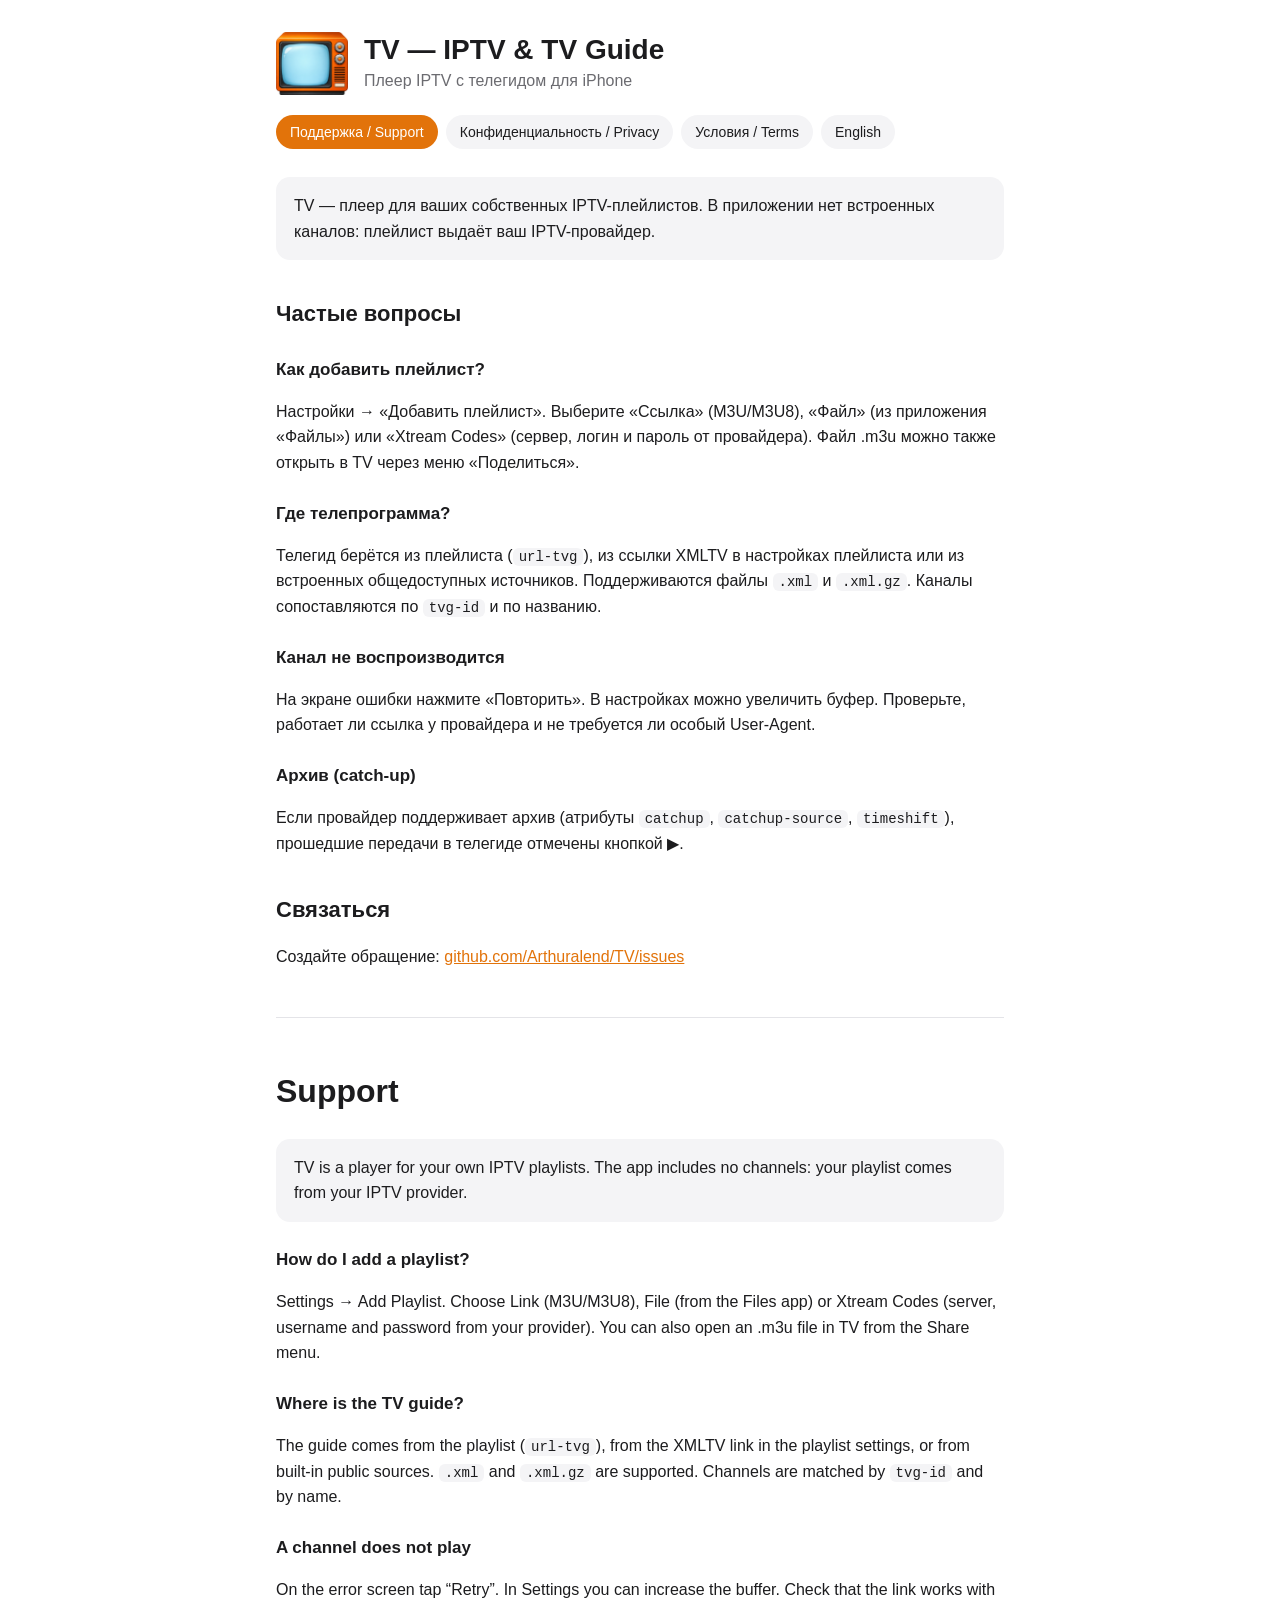
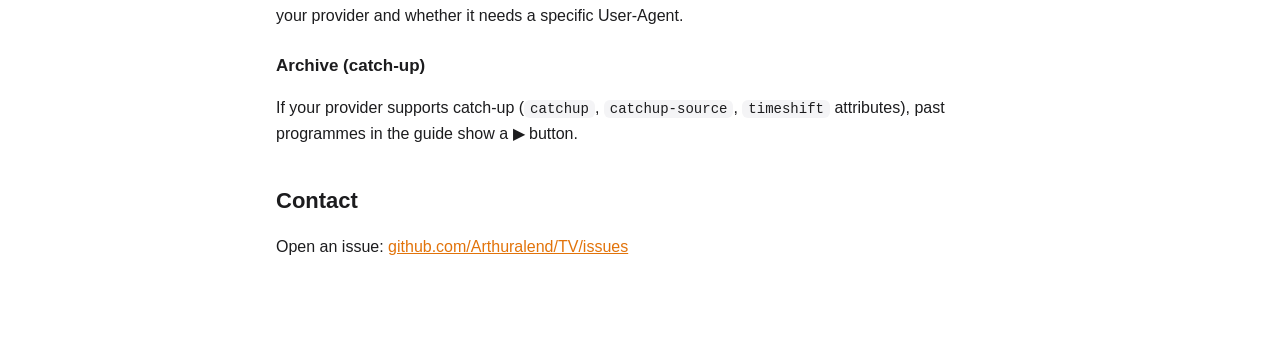
<file: docs/index.html>
<!doctype html>
<html lang="ru">
<head>
<meta charset="utf-8">
<meta name="viewport" content="width=device-width, initial-scale=1">
<title>TV — Поддержка / Support</title>
<link rel="stylesheet" href="style.css">
<link rel="icon" href="logo.png">
</head>
<body>
<main>
<header>
  <img src="logo.png" alt="">
  <div><h1>TV — IPTV &amp; TV Guide</h1><p>Плеер IPTV с телегидом для iPhone</p></div>
</header>
<nav>
  <a class="active" href="./">Поддержка / Support</a>
  <a href="privacy.html">Конфиденциальность / Privacy</a>
  <a href="terms.html">Условия / Terms</a>
  <a href="#english">English</a>
</nav>

<div class="card">TV — плеер для ваших собственных IPTV-плейлистов. В приложении нет встроенных каналов: плейлист выдаёт ваш IPTV-провайдер.</div>

<h2>Частые вопросы</h2>
<h3>Как добавить плейлист?</h3>
<p>Настройки → «Добавить плейлист». Выберите «Ссылка» (M3U/M3U8), «Файл» (из приложения «Файлы») или «Xtream Codes» (сервер, логин и пароль от провайдера). Файл .m3u можно также открыть в TV через меню «Поделиться».</p>
<h3>Где телепрограмма?</h3>
<p>Телегид берётся из плейлиста (<code>url-tvg</code>), из ссылки XMLTV в настройках плейлиста или из встроенных общедоступных источников. Поддерживаются файлы <code>.xml</code> и <code>.xml.gz</code>. Каналы сопоставляются по <code>tvg-id</code> и по названию.</p>
<h3>Канал не воспроизводится</h3>
<p>На экране ошибки нажмите «Повторить». В настройках можно увеличить буфер. Проверьте, работает ли ссылка у провайдера и не требуется ли особый User-Agent.</p>
<h3>Архив (catch-up)</h3>
<p>Если провайдер поддерживает архив (атрибуты <code>catchup</code>, <code>catchup-source</code>, <code>timeshift</code>), прошедшие передачи в телегиде отмечены кнопкой ▶.</p>

<h2>Связаться</h2>
<p>Создайте обращение: <a href="https://github.com/Arthuralend/TV/issues">github.com/Arthuralend/TV/issues</a></p>

<hr id="english">

<h1>Support</h1>
<div class="card">TV is a player for your own IPTV playlists. The app includes no channels: your playlist comes from your IPTV provider.</div>
<h3>How do I add a playlist?</h3>
<p>Settings → Add Playlist. Choose Link (M3U/M3U8), File (from the Files app) or Xtream Codes (server, username and password from your provider). You can also open an .m3u file in TV from the Share menu.</p>
<h3>Where is the TV guide?</h3>
<p>The guide comes from the playlist (<code>url-tvg</code>), from the XMLTV link in the playlist settings, or from built-in public sources. <code>.xml</code> and <code>.xml.gz</code> are supported. Channels are matched by <code>tvg-id</code> and by name.</p>
<h3>A channel does not play</h3>
<p>On the error screen tap “Retry”. In Settings you can increase the buffer. Check that the link works with your provider and whether it needs a specific User-Agent.</p>
<h3>Archive (catch-up)</h3>
<p>If your provider supports catch-up (<code>catchup</code>, <code>catchup-source</code>, <code>timeshift</code> attributes), past programmes in the guide show a ▶ button.</p>
<h2>Contact</h2>
<p>Open an issue: <a href="https://github.com/Arthuralend/TV/issues">github.com/Arthuralend/TV/issues</a></p>
</main>
</body>
</html>
</file>
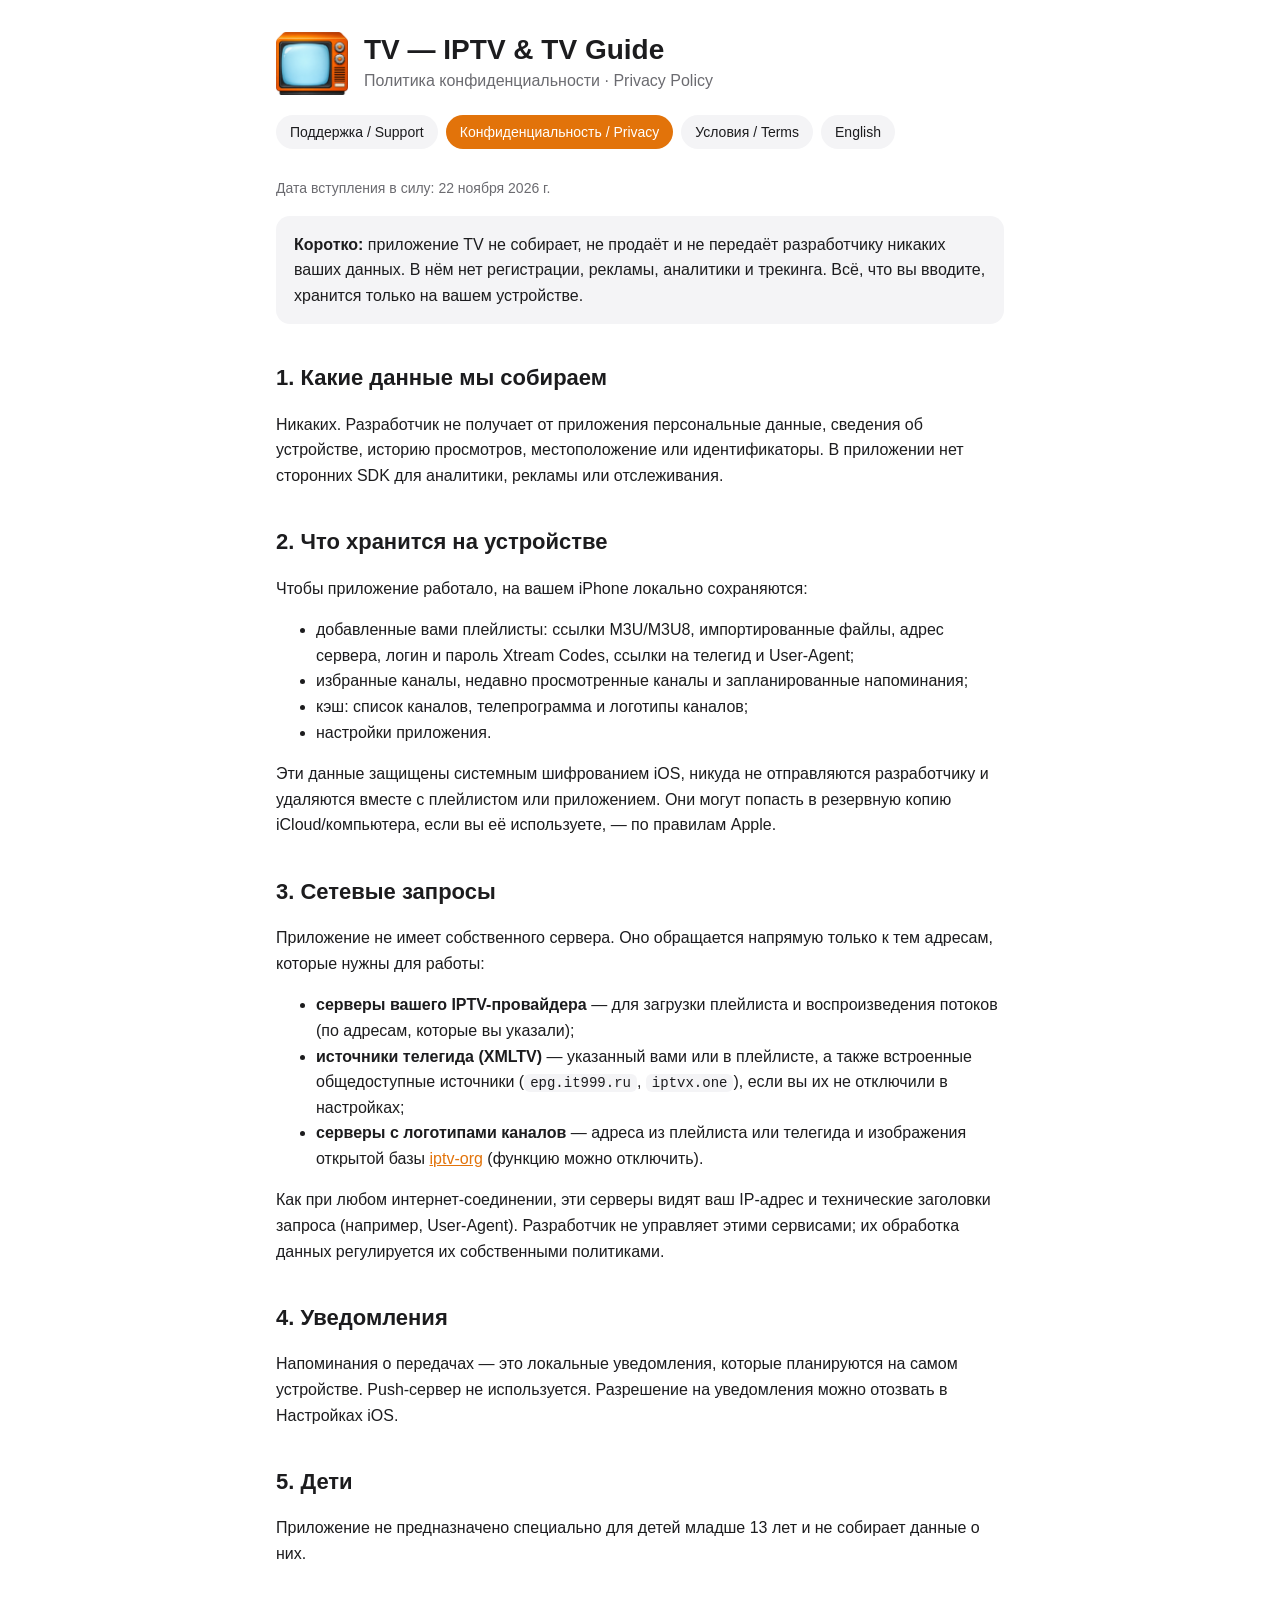
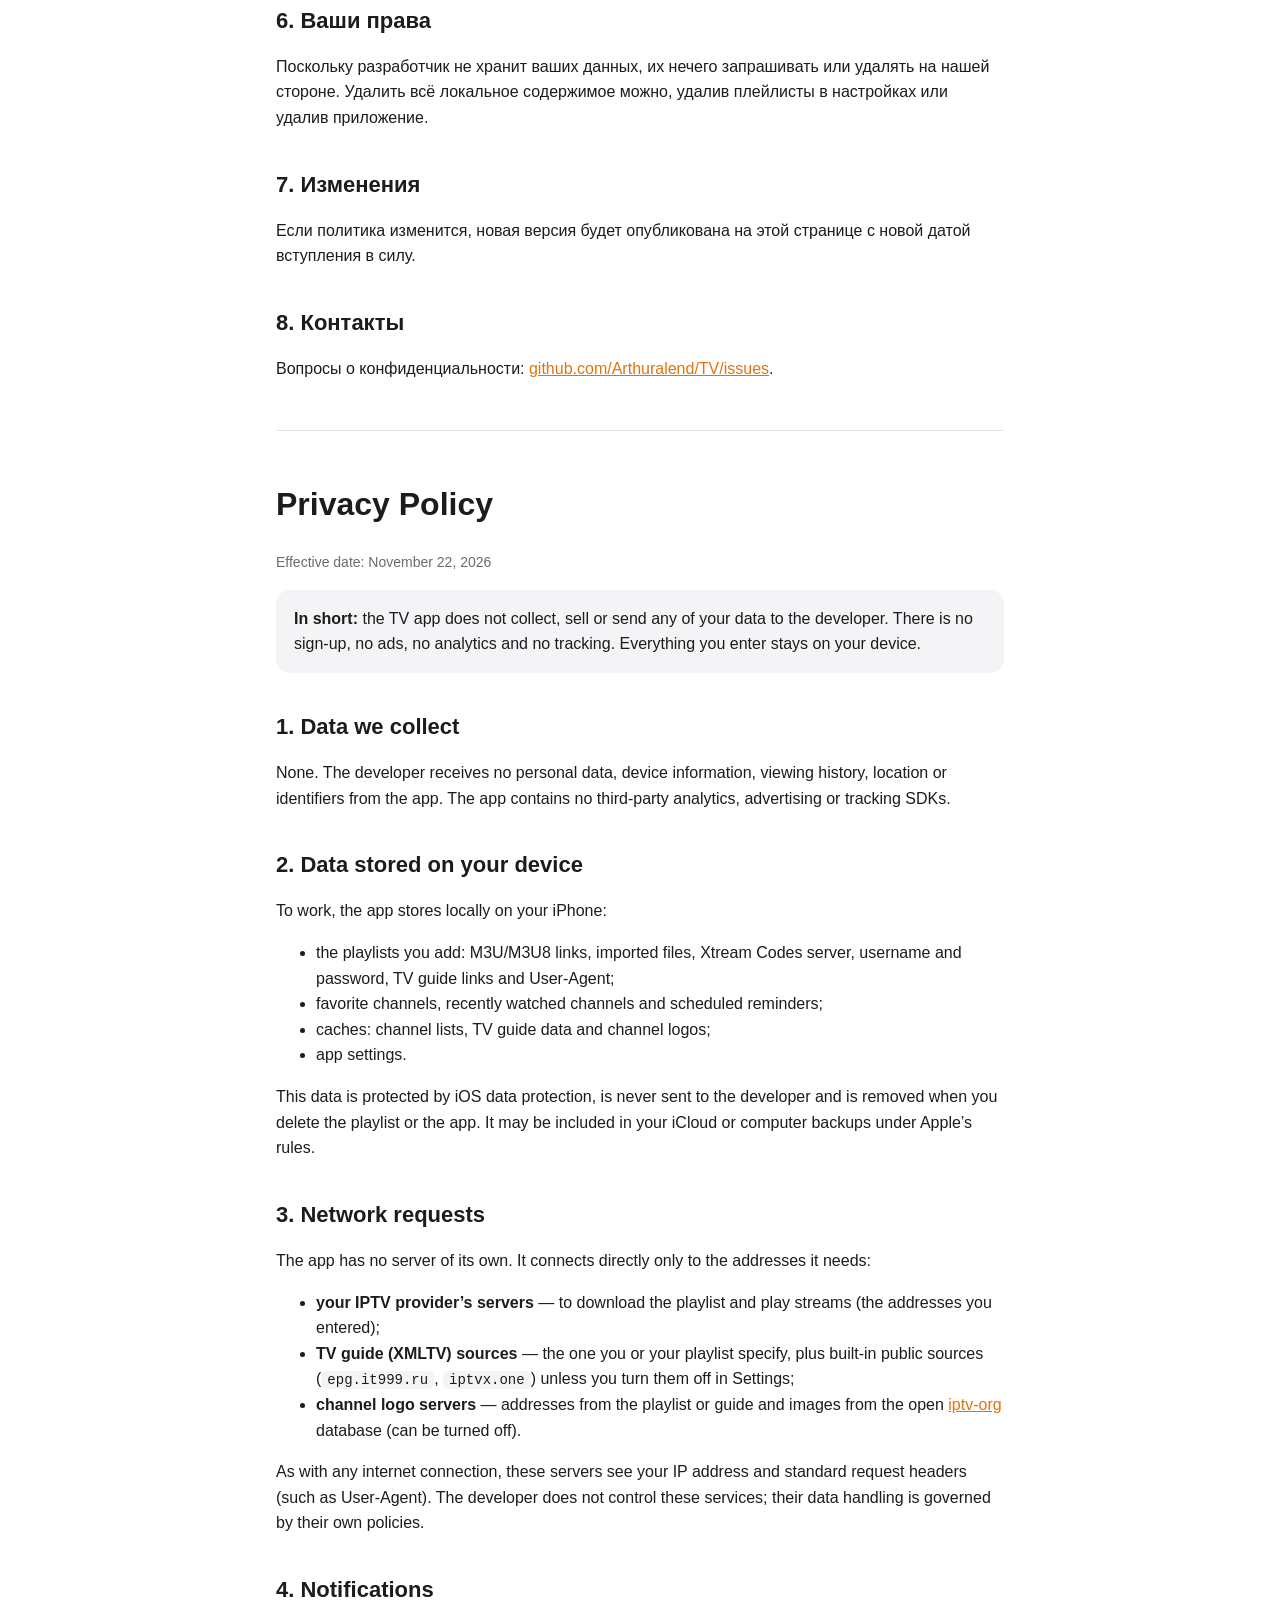
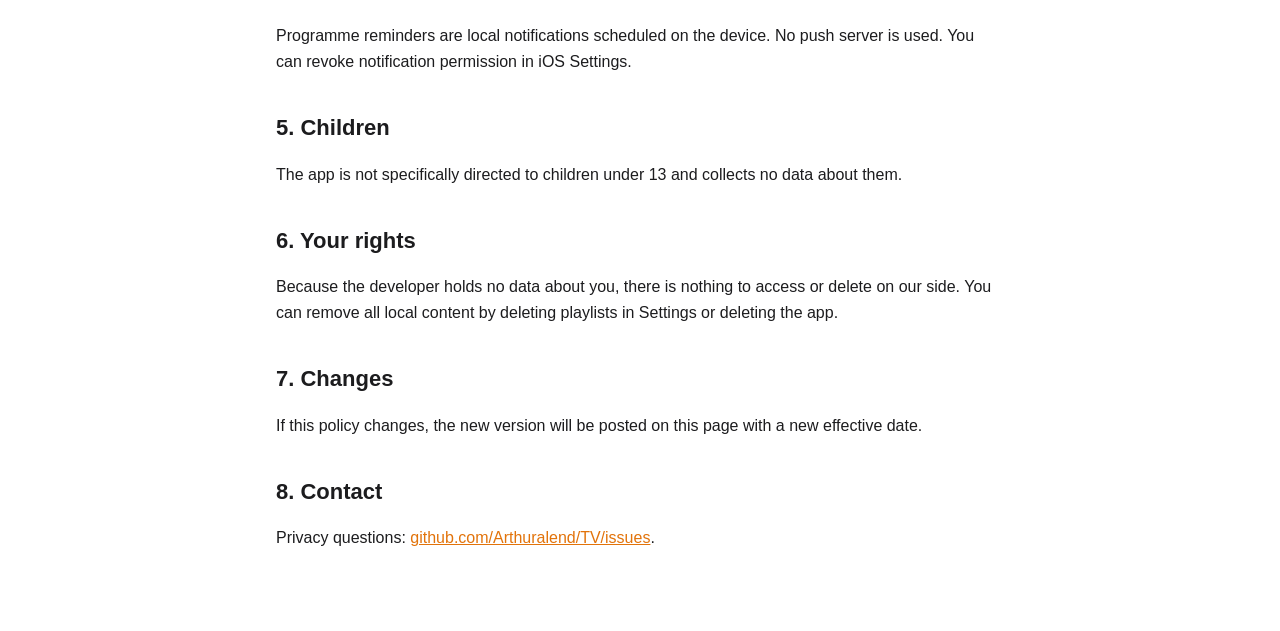
<file: docs/privacy.html>
<!doctype html>
<html lang="ru">
<head>
<meta charset="utf-8">
<meta name="viewport" content="width=device-width, initial-scale=1">
<title>TV — Политика конфиденциальности / Privacy Policy</title>
<link rel="stylesheet" href="style.css">
<link rel="icon" href="logo.png">
</head>
<body>
<main>
<header>
  <img src="logo.png" alt="">
  <div><h1>TV — IPTV &amp; TV Guide</h1><p>Политика конфиденциальности · Privacy Policy</p></div>
</header>
<nav>
  <a href="./">Поддержка / Support</a>
  <a class="active" href="privacy.html">Конфиденциальность / Privacy</a>
  <a href="terms.html">Условия / Terms</a>
  <a href="#english">English</a>
</nav>

<p class="muted">Дата вступления в силу: 22 ноября 2026 г.</p>

<div class="card"><strong>Коротко:</strong> приложение TV не собирает, не продаёт и не передаёт разработчику никаких ваших данных. В нём нет регистрации, рекламы, аналитики и трекинга. Всё, что вы вводите, хранится только на вашем устройстве.</div>

<h2>1. Какие данные мы собираем</h2>
<p>Никаких. Разработчик не получает от приложения персональные данные, сведения об устройстве, историю просмотров, местоположение или идентификаторы. В приложении нет сторонних SDK для аналитики, рекламы или отслеживания.</p>

<h2>2. Что хранится на устройстве</h2>
<p>Чтобы приложение работало, на вашем iPhone локально сохраняются:</p>
<ul>
  <li>добавленные вами плейлисты: ссылки M3U/M3U8, импортированные файлы, адрес сервера, логин и пароль Xtream Codes, ссылки на телегид и User-Agent;</li>
  <li>избранные каналы, недавно просмотренные каналы и запланированные напоминания;</li>
  <li>кэш: список каналов, телепрограмма и логотипы каналов;</li>
  <li>настройки приложения.</li>
</ul>
<p>Эти данные защищены системным шифрованием iOS, никуда не отправляются разработчику и удаляются вместе с плейлистом или приложением. Они могут попасть в резервную копию iCloud/компьютера, если вы её используете, — по правилам Apple.</p>

<h2>3. Сетевые запросы</h2>
<p>Приложение не имеет собственного сервера. Оно обращается напрямую только к тем адресам, которые нужны для работы:</p>
<ul>
  <li><strong>серверы вашего IPTV-провайдера</strong> — для загрузки плейлиста и воспроизведения потоков (по адресам, которые вы указали);</li>
  <li><strong>источники телегида (XMLTV)</strong> — указанный вами или в плейлисте, а также встроенные общедоступные источники (<code>epg.it999.ru</code>, <code>iptvx.one</code>), если вы их не отключили в настройках;</li>
  <li><strong>серверы с логотипами каналов</strong> — адреса из плейлиста или телегида и изображения открытой базы <a href="https://github.com/iptv-org/database">iptv-org</a> (функцию можно отключить).</li>
</ul>
<p>Как при любом интернет-соединении, эти серверы видят ваш IP-адрес и технические заголовки запроса (например, User-Agent). Разработчик не управляет этими сервисами; их обработка данных регулируется их собственными политиками.</p>

<h2>4. Уведомления</h2>
<p>Напоминания о передачах — это локальные уведомления, которые планируются на самом устройстве. Push-сервер не используется. Разрешение на уведомления можно отозвать в Настройках iOS.</p>

<h2>5. Дети</h2>
<p>Приложение не предназначено специально для детей младше 13 лет и не собирает данные о них.</p>

<h2>6. Ваши права</h2>
<p>Поскольку разработчик не хранит ваших данных, их нечего запрашивать или удалять на нашей стороне. Удалить всё локальное содержимое можно, удалив плейлисты в настройках или удалив приложение.</p>

<h2>7. Изменения</h2>
<p>Если политика изменится, новая версия будет опубликована на этой странице с новой датой вступления в силу.</p>

<h2>8. Контакты</h2>
<p>Вопросы о конфиденциальности: <a href="https://github.com/Arthuralend/TV/issues">github.com/Arthuralend/TV/issues</a>.</p>

<hr id="english">

<h1>Privacy Policy</h1>
<p class="muted">Effective date: November 22, 2026</p>

<div class="card"><strong>In short:</strong> the TV app does not collect, sell or send any of your data to the developer. There is no sign-up, no ads, no analytics and no tracking. Everything you enter stays on your device.</div>

<h2>1. Data we collect</h2>
<p>None. The developer receives no personal data, device information, viewing history, location or identifiers from the app. The app contains no third-party analytics, advertising or tracking SDKs.</p>

<h2>2. Data stored on your device</h2>
<p>To work, the app stores locally on your iPhone:</p>
<ul>
  <li>the playlists you add: M3U/M3U8 links, imported files, Xtream Codes server, username and password, TV guide links and User-Agent;</li>
  <li>favorite channels, recently watched channels and scheduled reminders;</li>
  <li>caches: channel lists, TV guide data and channel logos;</li>
  <li>app settings.</li>
</ul>
<p>This data is protected by iOS data protection, is never sent to the developer and is removed when you delete the playlist or the app. It may be included in your iCloud or computer backups under Apple’s rules.</p>

<h2>3. Network requests</h2>
<p>The app has no server of its own. It connects directly only to the addresses it needs:</p>
<ul>
  <li><strong>your IPTV provider’s servers</strong> — to download the playlist and play streams (the addresses you entered);</li>
  <li><strong>TV guide (XMLTV) sources</strong> — the one you or your playlist specify, plus built-in public sources (<code>epg.it999.ru</code>, <code>iptvx.one</code>) unless you turn them off in Settings;</li>
  <li><strong>channel logo servers</strong> — addresses from the playlist or guide and images from the open <a href="https://github.com/iptv-org/database">iptv-org</a> database (can be turned off).</li>
</ul>
<p>As with any internet connection, these servers see your IP address and standard request headers (such as User-Agent). The developer does not control these services; their data handling is governed by their own policies.</p>

<h2>4. Notifications</h2>
<p>Programme reminders are local notifications scheduled on the device. No push server is used. You can revoke notification permission in iOS Settings.</p>

<h2>5. Children</h2>
<p>The app is not specifically directed to children under 13 and collects no data about them.</p>

<h2>6. Your rights</h2>
<p>Because the developer holds no data about you, there is nothing to access or delete on our side. You can remove all local content by deleting playlists in Settings or deleting the app.</p>

<h2>7. Changes</h2>
<p>If this policy changes, the new version will be posted on this page with a new effective date.</p>

<h2>8. Contact</h2>
<p>Privacy questions: <a href="https://github.com/Arthuralend/TV/issues">github.com/Arthuralend/TV/issues</a>.</p>
</main>
</body>
</html>
</file>
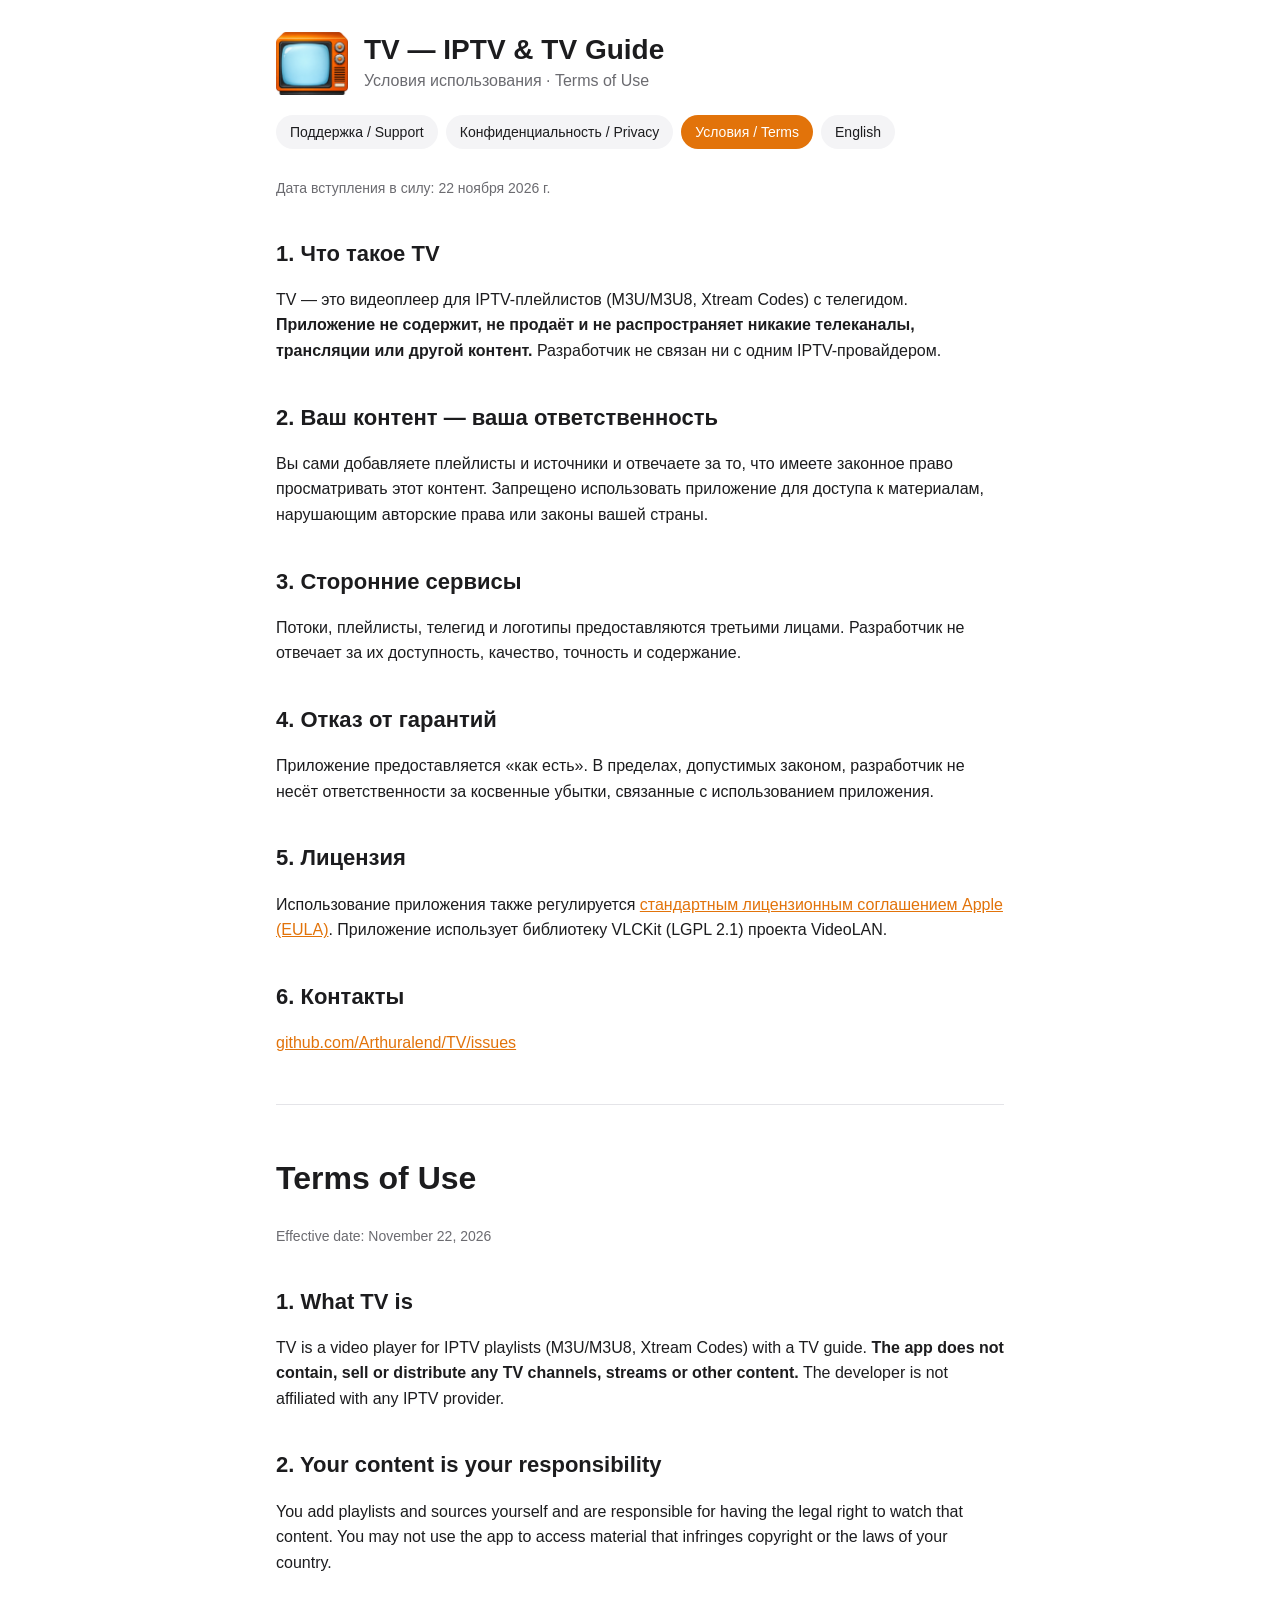
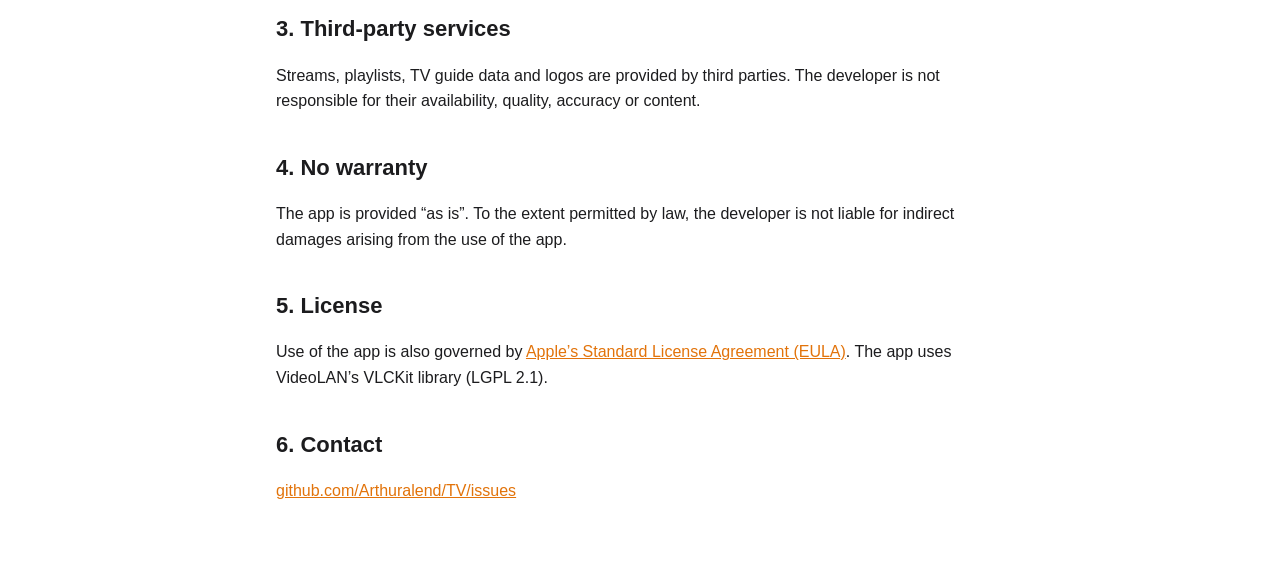
<file: docs/terms.html>
<!doctype html>
<html lang="ru">
<head>
<meta charset="utf-8">
<meta name="viewport" content="width=device-width, initial-scale=1">
<title>TV — Условия использования / Terms of Use</title>
<link rel="stylesheet" href="style.css">
<link rel="icon" href="logo.png">
</head>
<body>
<main>
<header>
  <img src="logo.png" alt="">
  <div><h1>TV — IPTV &amp; TV Guide</h1><p>Условия использования · Terms of Use</p></div>
</header>
<nav>
  <a href="./">Поддержка / Support</a>
  <a href="privacy.html">Конфиденциальность / Privacy</a>
  <a class="active" href="terms.html">Условия / Terms</a>
  <a href="#english">English</a>
</nav>

<p class="muted">Дата вступления в силу: 22 ноября 2026 г.</p>

<h2>1. Что такое TV</h2>
<p>TV — это видеоплеер для IPTV-плейлистов (M3U/M3U8, Xtream Codes) с телегидом. <strong>Приложение не содержит, не продаёт и не распространяет никакие телеканалы, трансляции или другой контент.</strong> Разработчик не связан ни с одним IPTV-провайдером.</p>

<h2>2. Ваш контент — ваша ответственность</h2>
<p>Вы сами добавляете плейлисты и источники и отвечаете за то, что имеете законное право просматривать этот контент. Запрещено использовать приложение для доступа к материалам, нарушающим авторские права или законы вашей страны.</p>

<h2>3. Сторонние сервисы</h2>
<p>Потоки, плейлисты, телегид и логотипы предоставляются третьими лицами. Разработчик не отвечает за их доступность, качество, точность и содержание.</p>

<h2>4. Отказ от гарантий</h2>
<p>Приложение предоставляется «как есть». В пределах, допустимых законом, разработчик не несёт ответственности за косвенные убытки, связанные с использованием приложения.</p>

<h2>5. Лицензия</h2>
<p>Использование приложения также регулируется <a href="https://www.apple.com/legal/internet-services/itunes/dev/stdeula/">стандартным лицензионным соглашением Apple (EULA)</a>. Приложение использует библиотеку VLCKit (LGPL 2.1) проекта VideoLAN.</p>

<h2>6. Контакты</h2>
<p><a href="https://github.com/Arthuralend/TV/issues">github.com/Arthuralend/TV/issues</a></p>

<hr id="english">

<h1>Terms of Use</h1>
<p class="muted">Effective date: November 22, 2026</p>

<h2>1. What TV is</h2>
<p>TV is a video player for IPTV playlists (M3U/M3U8, Xtream Codes) with a TV guide. <strong>The app does not contain, sell or distribute any TV channels, streams or other content.</strong> The developer is not affiliated with any IPTV provider.</p>

<h2>2. Your content is your responsibility</h2>
<p>You add playlists and sources yourself and are responsible for having the legal right to watch that content. You may not use the app to access material that infringes copyright or the laws of your country.</p>

<h2>3. Third-party services</h2>
<p>Streams, playlists, TV guide data and logos are provided by third parties. The developer is not responsible for their availability, quality, accuracy or content.</p>

<h2>4. No warranty</h2>
<p>The app is provided “as is”. To the extent permitted by law, the developer is not liable for indirect damages arising from the use of the app.</p>

<h2>5. License</h2>
<p>Use of the app is also governed by <a href="https://www.apple.com/legal/internet-services/itunes/dev/stdeula/">Apple’s Standard License Agreement (EULA)</a>. The app uses VideoLAN’s VLCKit library (LGPL 2.1).</p>

<h2>6. Contact</h2>
<p><a href="https://github.com/Arthuralend/TV/issues">github.com/Arthuralend/TV/issues</a></p>
</main>
</body>
</html>
</file>
<file: docs/style.css>
:root{--bg:#ffffff;--fg:#1c1c1e;--muted:#6b6b70;--card:#f4f4f6;--line:#e4e4e8;--accent:#e2730a}
@media (prefers-color-scheme:dark){:root{--bg:#121315;--fg:#f2f2f4;--muted:#a0a0a6;--card:#1f2022;--line:#2e2f32;--accent:#f2800a}}
*{box-sizing:border-box}
body{margin:0;background:var(--bg);color:var(--fg);font:16px/1.6 -apple-system,BlinkMacSystemFont,"Segoe UI",Roboto,Helvetica,Arial,sans-serif}
main{max-width:760px;margin:0 auto;padding:32px 16px 64px}
header{display:flex;align-items:center;gap:16px;margin-bottom:8px}
header img{width:72px;height:auto}
header h1{margin:0;font-size:28px;line-height:1.2}
header p{margin:2px 0 0;color:var(--muted)}
nav{display:flex;flex-wrap:wrap;gap:8px;margin:20px 0 28px}
nav a{padding:6px 14px;border-radius:999px;background:var(--card);color:var(--fg);text-decoration:none;font-size:14px}
nav a.active{background:var(--accent);color:#fff}
h2{font-size:22px;margin:36px 0 8px}
h3{font-size:17px;margin:24px 0 4px}
p,li{color:var(--fg)}
.muted{color:var(--muted);font-size:14px}
.card{background:var(--card);border-radius:14px;padding:16px 18px;margin:16px 0}
a{color:var(--accent)}
hr{border:0;border-top:1px solid var(--line);margin:48px 0}
code{background:var(--card);padding:1px 6px;border-radius:6px;font-size:14px;word-break:break-all}
</file>
